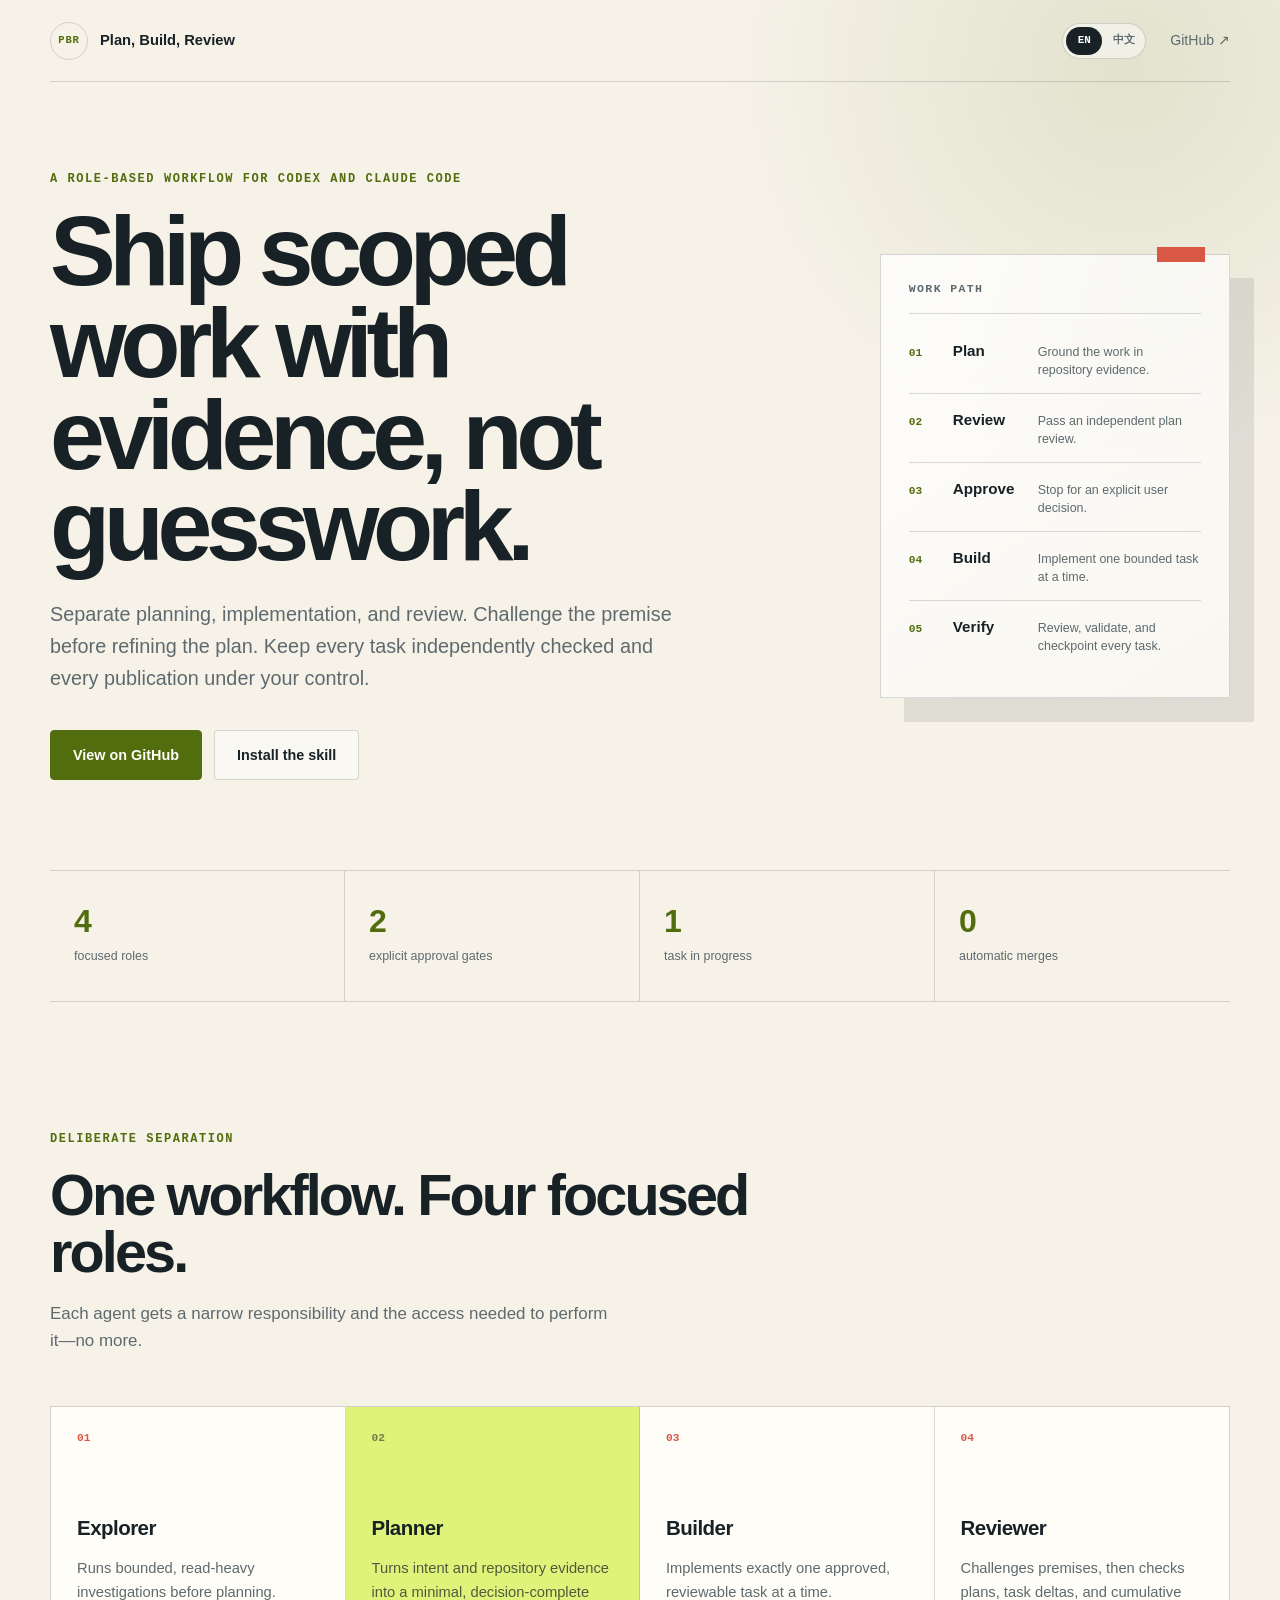
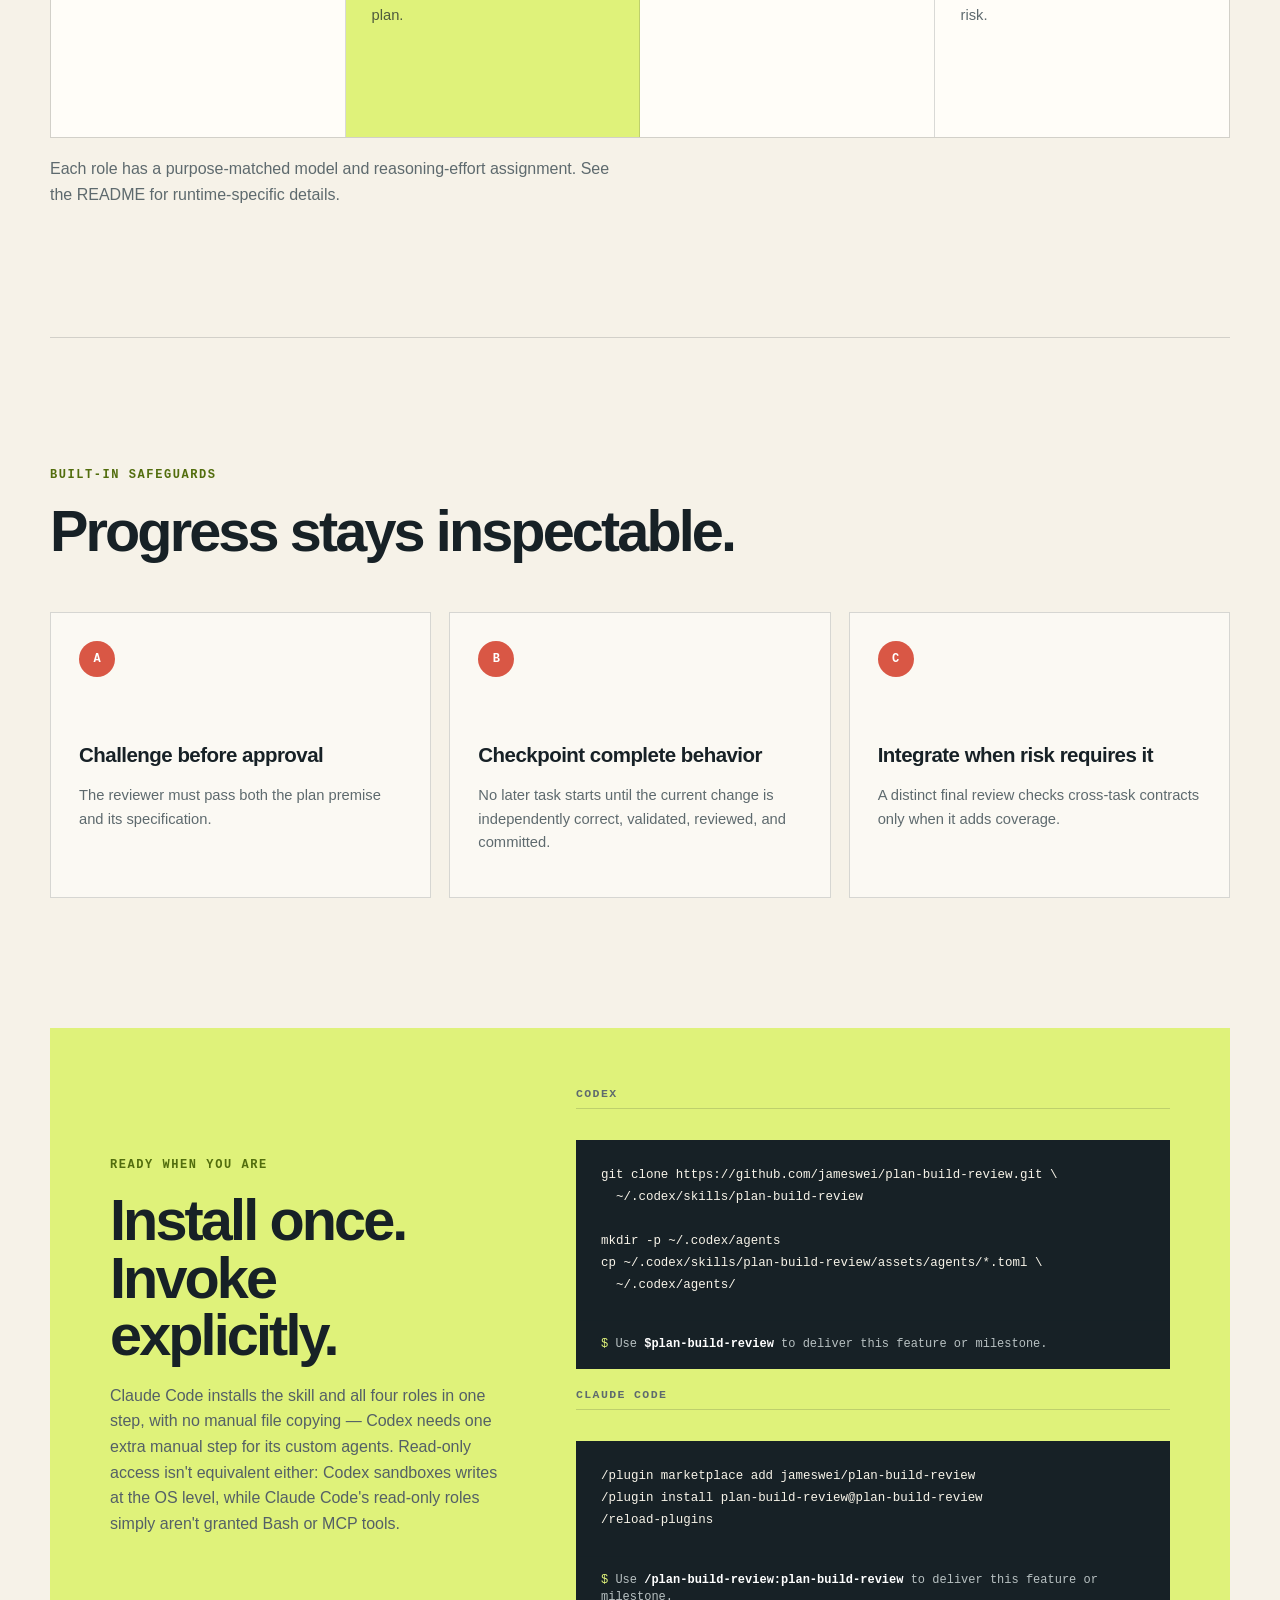
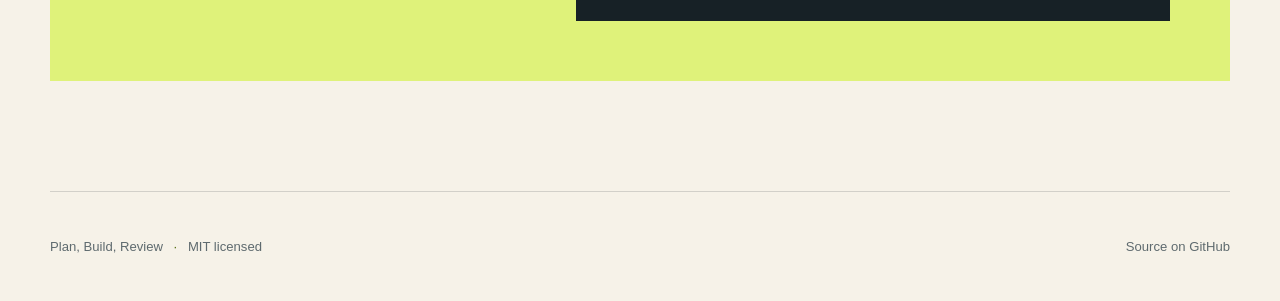
<file: docs/index.html>
<!doctype html>
<html lang="en">
  <head>
    <meta charset="utf-8">
    <meta name="viewport" content="width=device-width, initial-scale=1">
    <meta name="theme-color" content="#f6f2e8">
    <meta
      name="description"
      content="A role-based workflow for Codex and Claude Code, with independently reviewed plans, task-by-task delivery, and explicit approval checkpoints."
    >
    <title>Plan, Build, Review — A role-based workflow for Codex and Claude Code</title>
    <link rel="canonical" href="https://lifeplayer.space/plan-build-review/">
    <link rel="alternate" hreflang="en" href="https://lifeplayer.space/plan-build-review/">
    <link rel="alternate" hreflang="zh-CN" href="https://lifeplayer.space/plan-build-review/zh-CN/">
    <link rel="alternate" hreflang="x-default" href="https://lifeplayer.space/plan-build-review/">
    <link rel="stylesheet" href="styles.css">
  </head>
  <body>
    <header class="site-header">
      <a class="brand" href="#top" aria-label="Plan, Build, Review home">
        <span class="brand-mark" aria-hidden="true">PBR</span>
        <span>Plan, Build, Review</span>
      </a>
      <nav class="header-actions" aria-label="Site links">
        <div class="language-switch" aria-label="Language">
          <span aria-current="page">EN</span>
          <a href="zh-CN/" lang="zh-CN" hreflang="zh-CN">中文</a>
        </div>
        <a
          class="header-link"
          href="https://github.com/jameswei/plan-build-review"
        >GitHub <span aria-hidden="true">↗</span></a>
      </nav>
    </header>

    <main id="top">
      <section class="hero">
        <div class="hero-copy">
          <p class="eyebrow">A role-based workflow for Codex and Claude Code</p>
          <h1>Ship scoped work with evidence, not guesswork.</h1>
          <p class="hero-summary">
            Separate planning, implementation, and review. Challenge the
            premise before refining the plan. Keep every task independently
            checked and every publication under your control.
          </p>
          <div class="hero-actions">
            <a
              class="button button-primary"
              href="https://github.com/jameswei/plan-build-review"
            >View on GitHub</a>
            <a class="button button-secondary" href="#install">Install the skill</a>
          </div>
        </div>

        <div class="workflow-card" aria-label="Scoped-work workflow">
          <p class="card-label">Work path</p>
          <ol class="workflow-list">
            <li><span>01</span><strong>Plan</strong><small>Ground the work in repository evidence.</small></li>
            <li><span>02</span><strong>Review</strong><small>Pass an independent plan review.</small></li>
            <li><span>03</span><strong>Approve</strong><small>Stop for an explicit user decision.</small></li>
            <li><span>04</span><strong>Build</strong><small>Implement one bounded task at a time.</small></li>
            <li><span>05</span><strong>Verify</strong><small>Review, validate, and checkpoint every task.</small></li>
          </ol>
        </div>
      </section>

      <section class="proof-strip" aria-label="Workflow guarantees">
        <p><strong>4</strong><span>focused roles</span></p>
        <p><strong>2</strong><span>explicit approval gates</span></p>
        <p><strong>1</strong><span>task in progress</span></p>
        <p><strong>0</strong><span>automatic merges</span></p>
      </section>

      <section class="section" id="workflow">
        <div class="section-heading">
          <p class="eyebrow">Deliberate separation</p>
          <h2>One workflow. Four focused roles.</h2>
          <p>
            Each agent gets a narrow responsibility and the access needed to
            perform it—no more.
          </p>
        </div>

        <div class="role-grid">
          <article class="role-card">
            <div class="role-index">01</div>
            <h3>Explorer</h3>
            <p>Runs bounded, read-heavy investigations before planning.</p>
          </article>
          <article class="role-card featured">
            <div class="role-index">02</div>
            <h3>Planner</h3>
            <p>Turns intent and repository evidence into a minimal, decision-complete plan.</p>
          </article>
          <article class="role-card">
            <div class="role-index">03</div>
            <h3>Builder</h3>
            <p>Implements exactly one approved, reviewable task at a time.</p>
          </article>
          <article class="role-card">
            <div class="role-index">04</div>
            <h3>Reviewer</h3>
            <p>Challenges premises, then checks plans, task deltas, and cumulative risk.</p>
          </article>
        </div>
        <p class="role-capability">Each role has a purpose-matched model and reasoning-effort assignment. See the README for runtime-specific details.</p>
      </section>

      <section class="section safeguards">
        <div class="section-heading">
          <p class="eyebrow">Built-in safeguards</p>
          <h2>Progress stays inspectable.</h2>
        </div>
        <div class="safeguard-grid">
          <article>
            <span class="safeguard-number">A</span>
            <h3>Challenge before approval</h3>
            <p>The reviewer must pass both the plan premise and its specification.</p>
          </article>
          <article>
            <span class="safeguard-number">B</span>
            <h3>Checkpoint complete behavior</h3>
            <p>No later task starts until the current change is independently correct, validated, reviewed, and committed.</p>
          </article>
          <article>
            <span class="safeguard-number">C</span>
            <h3>Integrate when risk requires it</h3>
            <p>A distinct final review checks cross-task contracts only when it adds coverage.</p>
          </article>
        </div>
      </section>

      <section class="install-section" id="install">
        <div>
          <p class="eyebrow">Ready when you are</p>
          <h2>Install once. Invoke explicitly.</h2>
          <p>
            Claude Code installs the skill and all four roles in one step,
            with no manual file copying — Codex needs one extra manual step
            for its custom agents. Read-only access isn't equivalent either:
            Codex sandboxes writes at the OS level, while Claude Code's
            read-only roles simply aren't granted Bash or MCP tools.
          </p>
        </div>
        <div class="code-stack">
          <p class="card-label">Codex</p>
          <div class="code-panel">
            <pre><code>git clone https://github.com/jameswei/plan-build-review.git \
  ~/.codex/skills/plan-build-review

mkdir -p ~/.codex/agents
cp ~/.codex/skills/plan-build-review/assets/agents/*.toml \
  ~/.codex/agents/</code></pre>
            <p><span aria-hidden="true">$</span> Use <strong>$plan-build-review</strong> to deliver this feature or milestone.</p>
          </div>
          <p class="card-label">Claude Code</p>
          <div class="code-panel">
            <pre><code>/plugin marketplace add jameswei/plan-build-review
/plugin install plan-build-review@plan-build-review
/reload-plugins</code></pre>
            <p><span aria-hidden="true">$</span> Use <strong>/plan-build-review:plan-build-review</strong> to deliver this feature or milestone.</p>
          </div>
        </div>
      </section>
    </main>

    <footer>
      <p>Plan, Build, Review <span>·</span> MIT licensed</p>
      <a href="https://github.com/jameswei/plan-build-review">Source on GitHub</a>
    </footer>
  </body>
</html>
</file>
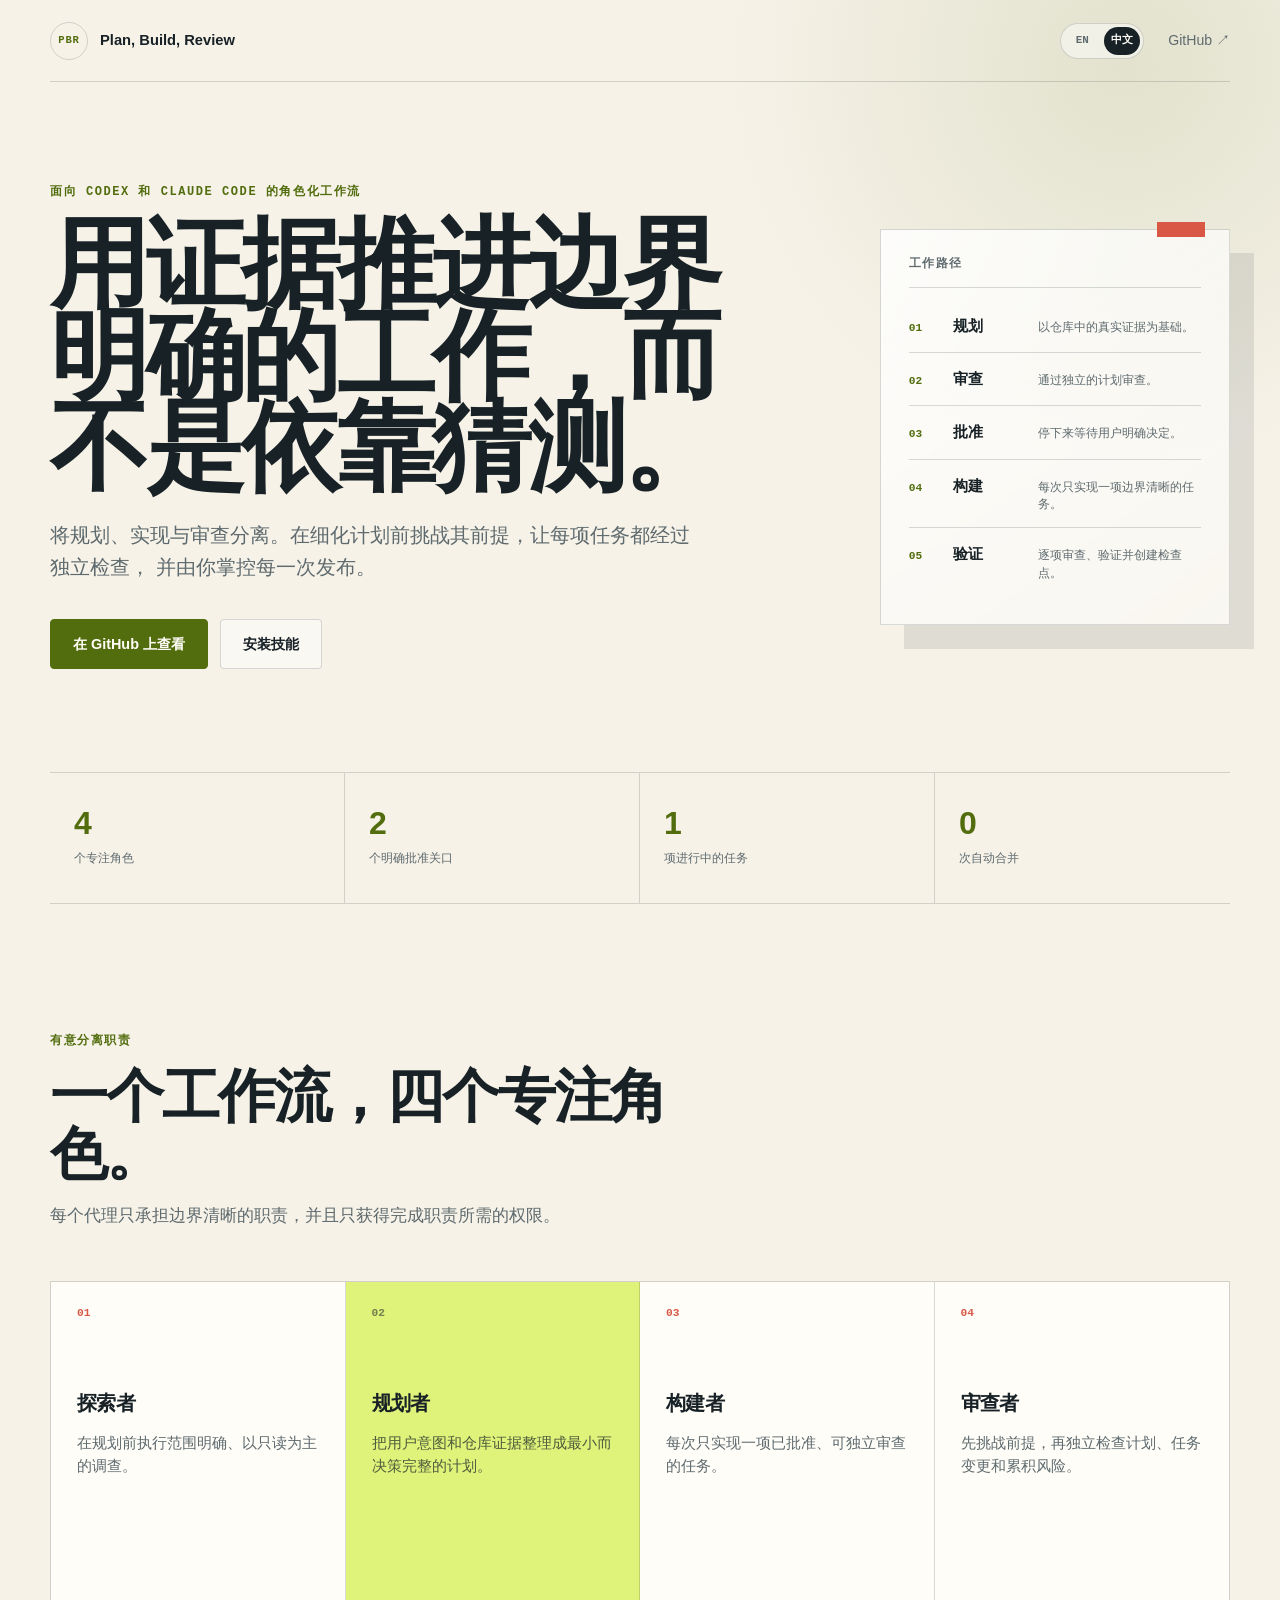
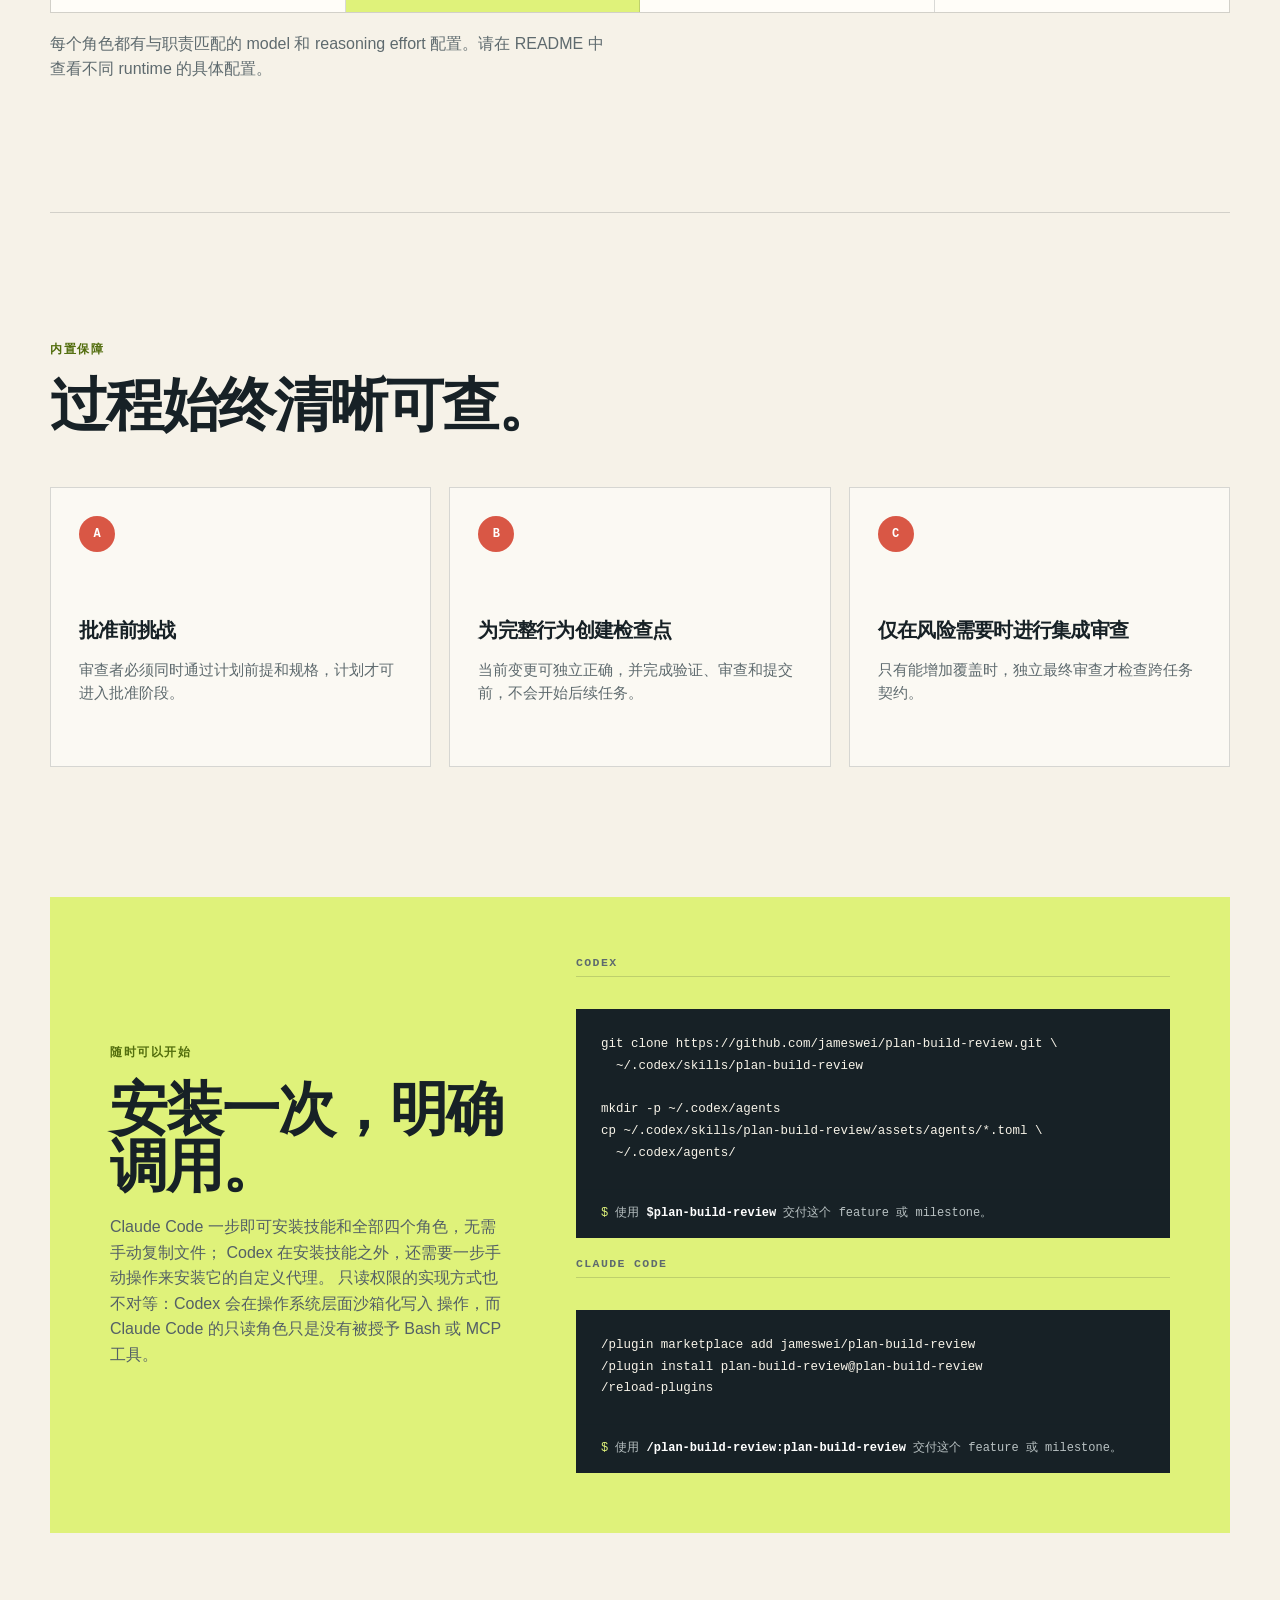
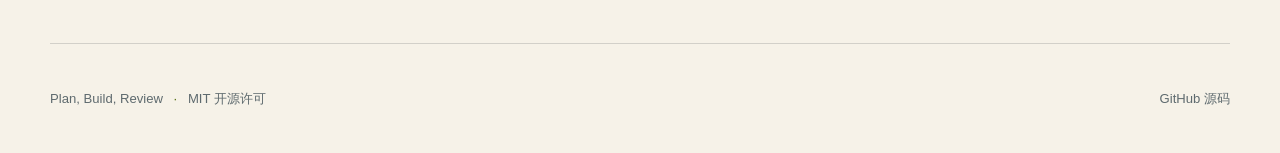
<file: docs/zh-CN/index.html>
<!doctype html>
<html lang="zh-CN">
  <head>
    <meta charset="utf-8">
    <meta name="viewport" content="width=device-width, initial-scale=1">
    <meta name="theme-color" content="#f6f2e8">
    <meta
      name="description"
      content="一个面向 Codex 和 Claude Code 的角色化工作流，通过独立审查、逐任务交付和明确批准关口，可靠地推进软件里程碑。"
    >
    <title>Plan, Build, Review — 面向 Codex 和 Claude Code 的角色化工作流</title>
    <link rel="canonical" href="https://lifeplayer.space/plan-build-review/zh-CN/">
    <link rel="alternate" hreflang="en" href="https://lifeplayer.space/plan-build-review/">
    <link rel="alternate" hreflang="zh-CN" href="https://lifeplayer.space/plan-build-review/zh-CN/">
    <link rel="alternate" hreflang="x-default" href="https://lifeplayer.space/plan-build-review/">
    <link rel="stylesheet" href="../styles.css">
  </head>
  <body>
    <header class="site-header">
      <a class="brand" href="#top" aria-label="Plan, Build, Review 首页">
        <span class="brand-mark" aria-hidden="true">PBR</span>
        <span>Plan, Build, Review</span>
      </a>
      <nav class="header-actions" aria-label="站点链接">
        <div class="language-switch" aria-label="语言">
          <a href="../" lang="en" hreflang="en">EN</a>
          <span aria-current="page">中文</span>
        </div>
        <a
          class="header-link"
          href="https://github.com/jameswei/plan-build-review"
        >GitHub <span aria-hidden="true">↗</span></a>
      </nav>
    </header>

    <main id="top">
      <section class="hero">
        <div class="hero-copy">
          <p class="eyebrow">面向 Codex 和 Claude Code 的角色化工作流</p>
          <h1>用证据推进边界明确的工作，而不是依靠猜测。</h1>
          <p class="hero-summary">
            将规划、实现与审查分离。在细化计划前挑战其前提，让每项任务都经过独立检查，
            并由你掌控每一次发布。
          </p>
          <div class="hero-actions">
            <a
              class="button button-primary"
              href="https://github.com/jameswei/plan-build-review"
            >在 GitHub 上查看</a>
            <a class="button button-secondary" href="#install">安装技能</a>
          </div>
        </div>

        <div class="workflow-card" aria-label="边界明确的工作流">
          <p class="card-label">工作路径</p>
          <ol class="workflow-list">
            <li><span>01</span><strong>规划</strong><small>以仓库中的真实证据为基础。</small></li>
            <li><span>02</span><strong>审查</strong><small>通过独立的计划审查。</small></li>
            <li><span>03</span><strong>批准</strong><small>停下来等待用户明确决定。</small></li>
            <li><span>04</span><strong>构建</strong><small>每次只实现一项边界清晰的任务。</small></li>
            <li><span>05</span><strong>验证</strong><small>逐项审查、验证并创建检查点。</small></li>
          </ol>
        </div>
      </section>

      <section class="proof-strip" aria-label="工作流保障">
        <p><strong>4</strong><span>个专注角色</span></p>
        <p><strong>2</strong><span>个明确批准关口</span></p>
        <p><strong>1</strong><span>项进行中的任务</span></p>
        <p><strong>0</strong><span>次自动合并</span></p>
      </section>

      <section class="section" id="workflow">
        <div class="section-heading">
          <p class="eyebrow">有意分离职责</p>
          <h2>一个工作流，四个专注角色。</h2>
          <p>
            每个代理只承担边界清晰的职责，并且只获得完成职责所需的权限。
          </p>
        </div>

        <div class="role-grid">
          <article class="role-card">
            <div class="role-index">01</div>
            <h3>探索者</h3>
            <p>在规划前执行范围明确、以只读为主的调查。</p>
          </article>
          <article class="role-card featured">
            <div class="role-index">02</div>
            <h3>规划者</h3>
            <p>把用户意图和仓库证据整理成最小而决策完整的计划。</p>
          </article>
          <article class="role-card">
            <div class="role-index">03</div>
            <h3>构建者</h3>
            <p>每次只实现一项已批准、可独立审查的任务。</p>
          </article>
          <article class="role-card">
            <div class="role-index">04</div>
            <h3>审查者</h3>
            <p>先挑战前提，再独立检查计划、任务变更和累积风险。</p>
          </article>
        </div>
        <p class="role-capability">每个角色都有与职责匹配的 model 和 reasoning effort 配置。请在 README 中查看不同 runtime 的具体配置。</p>
      </section>

      <section class="section safeguards">
        <div class="section-heading">
          <p class="eyebrow">内置保障</p>
          <h2>过程始终清晰可查。</h2>
        </div>
        <div class="safeguard-grid">
          <article>
            <span class="safeguard-number">A</span>
            <h3>批准前挑战</h3>
            <p>审查者必须同时通过计划前提和规格，计划才可进入批准阶段。</p>
          </article>
          <article>
            <span class="safeguard-number">B</span>
            <h3>为完整行为创建检查点</h3>
            <p>当前变更可独立正确，并完成验证、审查和提交前，不会开始后续任务。</p>
          </article>
          <article>
            <span class="safeguard-number">C</span>
            <h3>仅在风险需要时进行集成审查</h3>
            <p>只有能增加覆盖时，独立最终审查才检查跨任务契约。</p>
          </article>
        </div>
      </section>

      <section class="install-section" id="install">
        <div>
          <p class="eyebrow">随时可以开始</p>
          <h2>安装一次，明确调用。</h2>
          <p>
            Claude Code 一步即可安装技能和全部四个角色，无需手动复制文件；
            Codex 在安装技能之外，还需要一步手动操作来安装它的自定义代理。
            只读权限的实现方式也不对等：Codex 会在操作系统层面沙箱化写入
            操作，而 Claude Code 的只读角色只是没有被授予 Bash 或 MCP
            工具。
          </p>
        </div>
        <div class="code-stack">
          <p class="card-label">Codex</p>
          <div class="code-panel">
            <pre><code>git clone https://github.com/jameswei/plan-build-review.git \
  ~/.codex/skills/plan-build-review

mkdir -p ~/.codex/agents
cp ~/.codex/skills/plan-build-review/assets/agents/*.toml \
  ~/.codex/agents/</code></pre>
            <p><span aria-hidden="true">$</span> 使用 <strong>$plan-build-review</strong> 交付这个 feature 或 milestone。</p>
          </div>
          <p class="card-label">Claude Code</p>
          <div class="code-panel">
            <pre><code>/plugin marketplace add jameswei/plan-build-review
/plugin install plan-build-review@plan-build-review
/reload-plugins</code></pre>
            <p><span aria-hidden="true">$</span> 使用 <strong>/plan-build-review:plan-build-review</strong> 交付这个 feature 或 milestone。</p>
          </div>
        </div>
      </section>
    </main>

    <footer>
      <p>Plan, Build, Review <span>·</span> MIT 开源许可</p>
      <a href="https://github.com/jameswei/plan-build-review">GitHub 源码</a>
    </footer>
  </body>
</html>
</file>
<file: docs/styles.css>
:root {
  color-scheme: light;
  --bg: #f6f2e8;
  --surface: #fffdf8;
  --surface-strong: #ece6d7;
  --ink: #172126;
  --muted: #5e6a6e;
  --line: rgba(23, 33, 38, 0.16);
  --accent: #526d0d;
  --accent-ink: #fffdf8;
  --highlight: #dff27a;
  --coral: #d95745;
  --max-width: 1180px;
}

* {
  box-sizing: border-box;
}

html {
  scroll-behavior: smooth;
}

body {
  margin: 0;
  background:
    radial-gradient(circle at 88% 2%, rgba(82, 109, 13, 0.12), transparent 25rem),
    var(--bg);
  color: var(--ink);
  font-family: Inter, ui-sans-serif, -apple-system, BlinkMacSystemFont, "Segoe UI", sans-serif;
  line-height: 1.6;
}

a {
  color: inherit;
}

.site-header,
main,
footer {
  width: min(calc(100% - 40px), var(--max-width));
  margin-inline: auto;
}

.site-header {
  display: flex;
  align-items: center;
  justify-content: space-between;
  min-height: 82px;
  border-bottom: 1px solid var(--line);
}

.brand {
  display: inline-flex;
  align-items: center;
  gap: 12px;
  color: var(--ink);
  font-size: 0.92rem;
  font-weight: 700;
  text-decoration: none;
}

.brand-mark {
  display: grid;
  width: 38px;
  height: 38px;
  place-items: center;
  border: 1px solid var(--line);
  border-radius: 50%;
  color: var(--accent);
  font: 700 0.66rem/1 ui-monospace, SFMono-Regular, Menlo, monospace;
  letter-spacing: 0.08em;
}

.header-link {
  color: var(--muted);
  font-size: 0.88rem;
  text-decoration: none;
}

.header-link:hover,
.header-link:focus-visible {
  color: var(--ink);
}

.header-actions,
.language-switch {
  display: flex;
  align-items: center;
}

.header-actions {
  gap: 24px;
}

.language-switch {
  gap: 4px;
  padding: 3px;
  border: 1px solid var(--line);
  border-radius: 999px;
  background: rgba(255, 255, 255, 0.48);
}

.language-switch a,
.language-switch span {
  display: grid;
  min-width: 36px;
  min-height: 28px;
  place-items: center;
  border-radius: 999px;
  font: 700 0.68rem/1 ui-monospace, SFMono-Regular, Menlo, monospace;
  text-decoration: none;
}

.language-switch span {
  background: var(--ink);
  color: var(--accent-ink);
}

.language-switch a {
  color: var(--muted);
}

.language-switch a:hover,
.language-switch a:focus-visible {
  color: var(--ink);
}

.hero {
  display: grid;
  grid-template-columns: minmax(0, 1.35fr) minmax(320px, 0.65fr);
  gap: clamp(50px, 8vw, 110px);
  align-items: center;
  min-height: 690px;
  padding: 90px 0;
}

.eyebrow {
  margin: 0 0 20px;
  color: var(--accent);
  font: 700 0.75rem/1.2 ui-monospace, SFMono-Regular, Menlo, monospace;
  letter-spacing: 0.13em;
  text-transform: uppercase;
}

h1,
h2,
h3,
p {
  margin-top: 0;
}

h1 {
  max-width: 820px;
  margin-bottom: 26px;
  font-size: clamp(3.4rem, 7.7vw, 6.8rem);
  font-weight: 650;
  letter-spacing: -0.065em;
  line-height: 0.93;
}

h2 {
  margin-bottom: 18px;
  font-size: clamp(2.2rem, 4.5vw, 4rem);
  font-weight: 620;
  letter-spacing: -0.05em;
  line-height: 1;
}

h3 {
  margin-bottom: 12px;
  font-size: 1.28rem;
  letter-spacing: -0.025em;
}

.hero-summary {
  max-width: 650px;
  margin-bottom: 36px;
  color: var(--muted);
  font-size: clamp(1.06rem, 2vw, 1.24rem);
}

.hero-actions {
  display: flex;
  flex-wrap: wrap;
  gap: 12px;
}

.button {
  display: inline-flex;
  min-height: 50px;
  align-items: center;
  justify-content: center;
  padding: 0 22px;
  border: 1px solid var(--line);
  border-radius: 4px;
  font-size: 0.9rem;
  font-weight: 700;
  text-decoration: none;
  transition: transform 160ms ease, background-color 160ms ease;
}

.button:hover {
  transform: translateY(-2px);
}

.button-primary {
  border-color: var(--accent);
  background: var(--accent);
  color: var(--accent-ink);
}

.button-secondary {
  background: rgba(255, 255, 255, 0.45);
}

.workflow-card {
  position: relative;
  padding: 28px;
  border: 1px solid var(--line);
  background: linear-gradient(145deg, rgba(255, 255, 255, 0.85), rgba(255, 255, 255, 0.36));
  box-shadow: 24px 24px 0 rgba(23, 33, 38, 0.1);
}

.workflow-card::before {
  position: absolute;
  top: -8px;
  right: 24px;
  width: 48px;
  height: 15px;
  background: var(--coral);
  content: "";
}

.card-label {
  padding-bottom: 18px;
  border-bottom: 1px solid var(--line);
  color: var(--muted);
  font: 600 0.72rem/1 ui-monospace, SFMono-Regular, Menlo, monospace;
  letter-spacing: 0.12em;
  text-transform: uppercase;
}

.workflow-list {
  margin: 0;
  padding: 0;
  list-style: none;
}

.workflow-list li {
  display: grid;
  grid-template-columns: 34px 75px 1fr;
  gap: 10px;
  align-items: baseline;
  padding: 14px 0;
  border-bottom: 1px solid var(--line);
}

.workflow-list li:last-child {
  border-bottom: 0;
}

.workflow-list span {
  color: var(--accent);
  font: 700 0.7rem/1 ui-monospace, SFMono-Regular, Menlo, monospace;
}

.workflow-list strong {
  font-size: 0.95rem;
}

.workflow-list small {
  color: var(--muted);
  font-size: 0.78rem;
  line-height: 1.4;
}

.proof-strip {
  display: grid;
  grid-template-columns: repeat(4, 1fr);
  border-block: 1px solid var(--line);
}

.proof-strip p {
  display: flex;
  min-height: 130px;
  flex-direction: column;
  justify-content: center;
  margin: 0;
  padding: 24px;
  border-right: 1px solid var(--line);
}

.proof-strip p:last-child {
  border-right: 0;
}

.proof-strip strong {
  color: var(--accent);
  font-size: 2rem;
  line-height: 1;
}

.proof-strip span {
  margin-top: 10px;
  color: var(--muted);
  font-size: 0.78rem;
}

.section {
  padding: 130px 0;
}

.section-heading {
  max-width: 700px;
  margin-bottom: 52px;
}

.section-heading > p:last-child {
  max-width: 570px;
  color: var(--muted);
  font-size: 1.06rem;
}

.role-grid {
  display: grid;
  grid-template-columns: repeat(4, 1fr);
  border: 1px solid var(--line);
}

.role-capability {
  max-width: 560px;
  margin: 18px 0 0;
  color: var(--muted);
}

.role-card {
  min-height: 330px;
  padding: 26px;
  border-right: 1px solid var(--line);
  background: var(--surface);
}

.role-card:last-child {
  border-right: 0;
}

.role-card.featured {
  background: var(--highlight);
  color: var(--ink);
}

.role-index {
  margin-bottom: 68px;
  color: var(--coral);
  font: 700 0.7rem/1 ui-monospace, SFMono-Regular, Menlo, monospace;
}

.featured .role-index {
  color: rgba(23, 33, 38, 0.55);
}

.role-card p {
  min-height: 80px;
  color: var(--muted);
  font-size: 0.92rem;
}

.featured p {
  color: rgba(23, 33, 38, 0.72);
}

.safeguards {
  border-top: 1px solid var(--line);
}

.safeguard-grid {
  display: grid;
  grid-template-columns: repeat(3, 1fr);
  gap: 18px;
}

.safeguard-grid article {
  min-height: 280px;
  padding: 28px;
  border: 1px solid var(--line);
  background: rgba(255, 255, 255, 0.48);
}

.safeguard-number {
  display: grid;
  width: 36px;
  height: 36px;
  place-items: center;
  margin-bottom: 62px;
  border-radius: 50%;
  background: var(--coral);
  color: #fff;
  font: 800 0.75rem/1 ui-monospace, SFMono-Regular, Menlo, monospace;
}

.safeguard-grid p {
  color: var(--muted);
  font-size: 0.92rem;
}

.install-section {
  display: grid;
  grid-template-columns: 0.8fr 1.2fr;
  gap: 70px;
  align-items: center;
  margin-bottom: 110px;
  padding: 60px;
  background: var(--highlight);
  color: var(--ink);
}

.install-section .eyebrow {
  color: var(--accent);
}

.install-section > div > p:last-child {
  color: #546066;
}

.code-stack {
  display: flex;
  flex-direction: column;
  gap: 20px;
}

.code-stack .card-label {
  padding-bottom: 8px;
}

.code-panel {
  overflow: hidden;
  border: 1px solid rgba(23, 33, 38, 0.22);
  background: var(--ink);
  color: #f8f4e9;
}

pre {
  overflow-x: auto;
  margin: 0;
  padding: 24px;
  font: 0.78rem/1.75 ui-monospace, SFMono-Regular, Menlo, monospace;
}

.code-panel > p {
  margin: 0;
  padding: 15px 24px;
  border-top: 1px solid var(--line);
  color: #b8c1c2;
  font: 0.75rem/1.4 ui-monospace, SFMono-Regular, Menlo, monospace;
}

.code-panel > p span {
  color: var(--highlight);
}

.code-panel > p strong {
  color: #fff;
}

footer {
  display: flex;
  align-items: center;
  justify-content: space-between;
  min-height: 110px;
  border-top: 1px solid var(--line);
  color: var(--muted);
  font-size: 0.82rem;
}

footer p {
  margin: 0;
}

footer span {
  padding: 0 7px;
  color: var(--accent);
}

footer a {
  text-decoration: none;
}

footer a:hover,
footer a:focus-visible {
  color: var(--ink);
}

a:focus-visible {
  outline: 3px solid var(--coral);
  outline-offset: 4px;
}

html[lang="zh-CN"] body {
  font-family: "PingFang SC", "Microsoft YaHei", "Noto Sans CJK SC", ui-sans-serif, sans-serif;
}

html[lang="zh-CN"] h1,
html[lang="zh-CN"] h2,
html[lang="zh-CN"] h3 {
  letter-spacing: -0.035em;
}

@media (max-width: 900px) {
  .hero {
    grid-template-columns: 1fr;
    padding: 80px 0 100px;
  }

  .workflow-card {
    max-width: 580px;
  }

  .proof-strip,
  .role-grid {
    grid-template-columns: repeat(2, 1fr);
  }

  .proof-strip p:nth-child(2),
  .role-card:nth-child(2) {
    border-right: 0;
  }

  .proof-strip p:nth-child(-n + 2),
  .role-card:nth-child(-n + 2) {
    border-bottom: 1px solid var(--line);
  }

  .install-section {
    grid-template-columns: 1fr;
  }
}

@media (max-width: 620px) {
  .site-header,
  main,
  footer {
    width: min(calc(100% - 28px), var(--max-width));
  }

  .site-header {
    min-height: 70px;
  }

  .brand > span:last-child {
    display: none;
  }

  h1 {
    font-size: clamp(3rem, 15vw, 4.5rem);
  }

  .hero {
    min-height: auto;
    gap: 55px;
    padding: 70px 0 80px;
  }

  .workflow-card {
    padding: 22px;
    box-shadow: 12px 12px 0 rgba(23, 33, 38, 0.1);
  }

  .workflow-list li {
    grid-template-columns: 28px 1fr;
  }

  .workflow-list small {
    grid-column: 2;
  }

  .proof-strip,
  .role-grid,
  .safeguard-grid {
    grid-template-columns: 1fr;
  }

  .proof-strip p,
  .proof-strip p:nth-child(2),
  .role-card,
  .role-card:nth-child(2) {
    border-right: 0;
    border-bottom: 1px solid var(--line);
  }

  .proof-strip p:last-child,
  .role-card:last-child {
    border-bottom: 0;
  }

  .section {
    padding: 95px 0;
  }

  .role-card {
    min-height: 280px;
  }

  .role-index,
  .safeguard-number {
    margin-bottom: 42px;
  }

  .install-section {
    gap: 38px;
    margin-bottom: 70px;
    padding: 34px 22px;
  }

  footer {
    align-items: flex-start;
    flex-direction: column;
    justify-content: center;
    gap: 8px;
  }
}

@media (prefers-reduced-motion: reduce) {
  html {
    scroll-behavior: auto;
  }

  .button {
    transition: none;
  }
}
</file>
